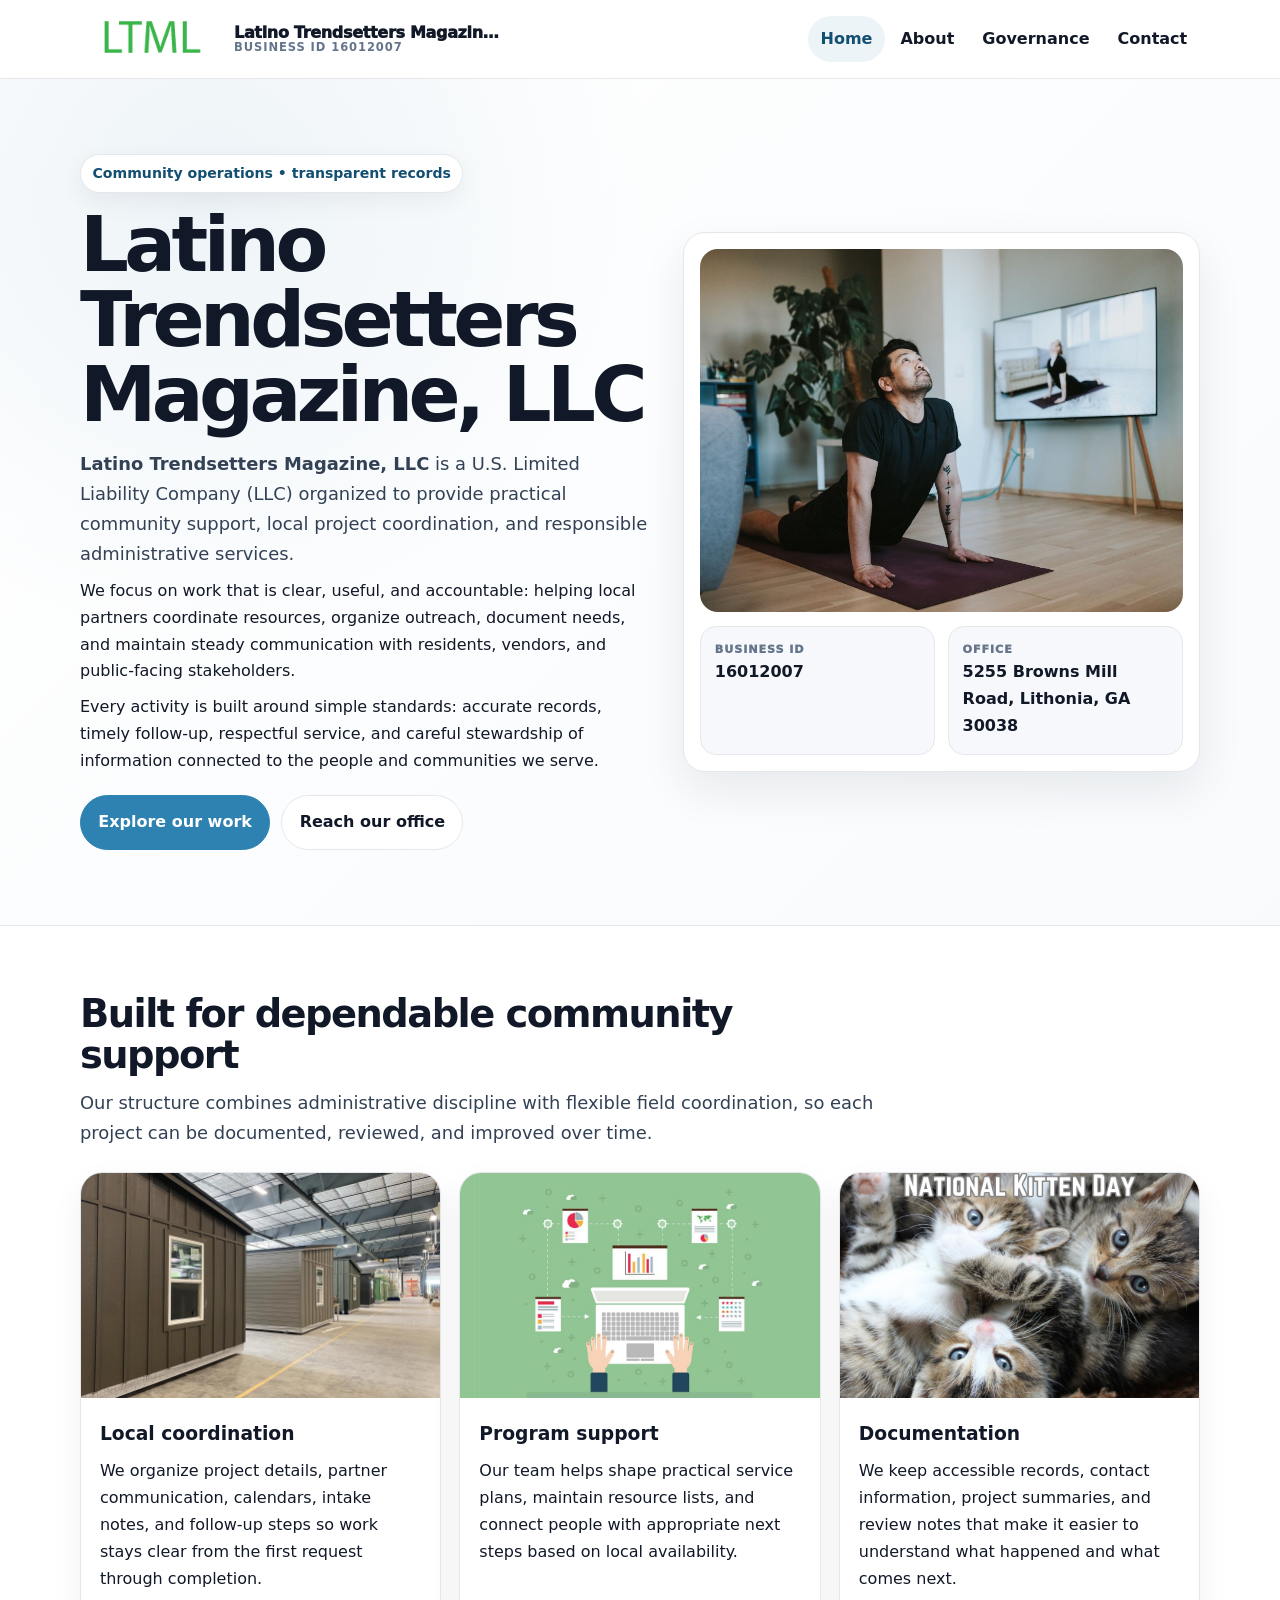
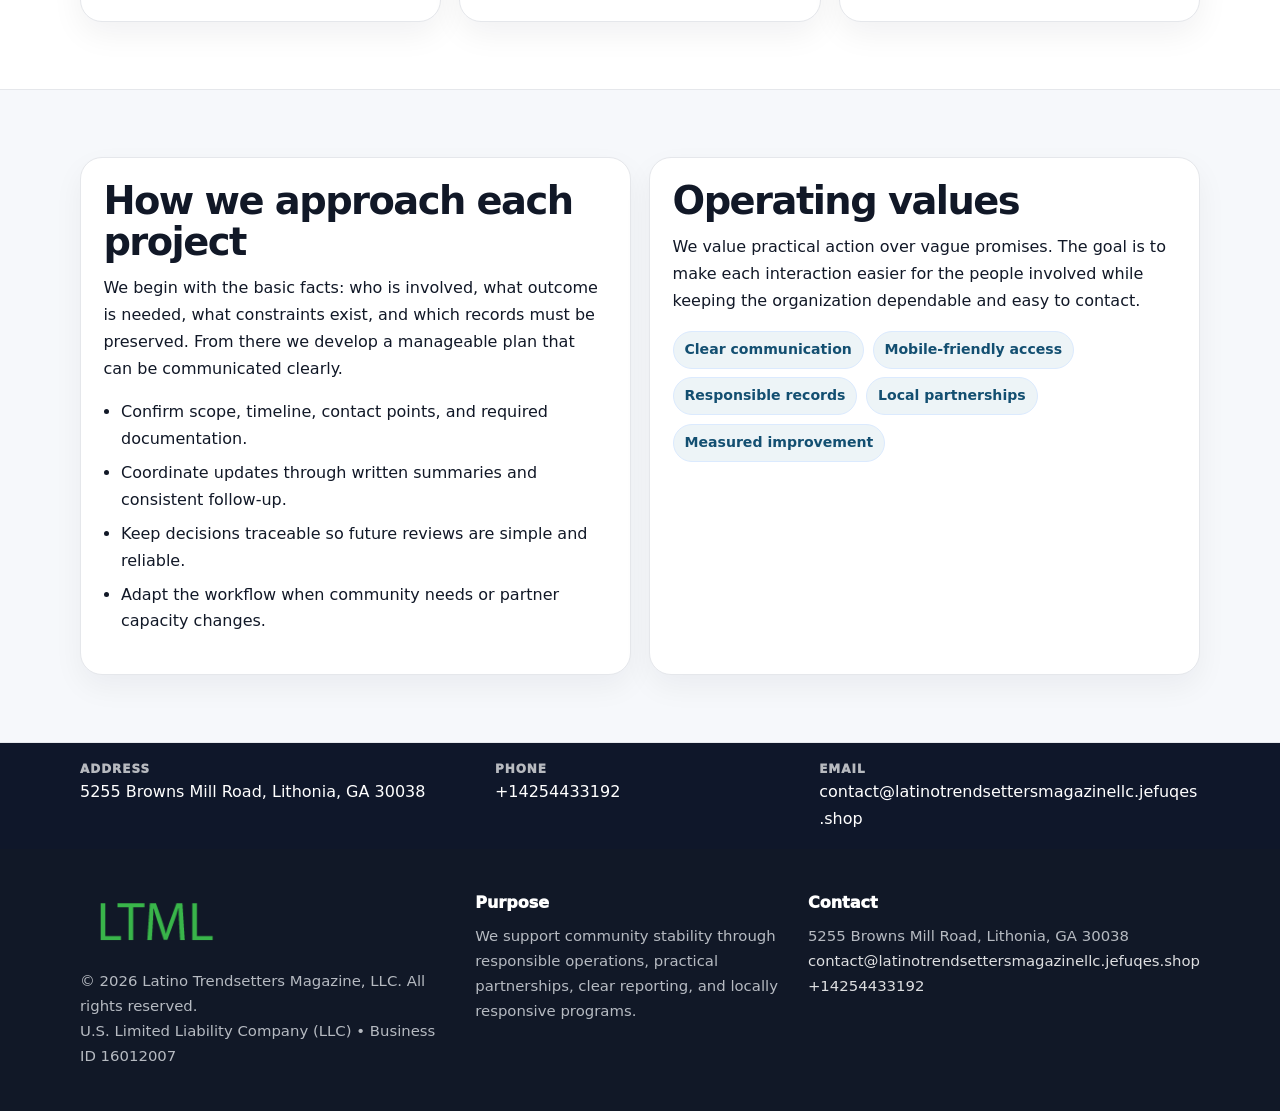
<file: index.html>
<!doctype html><html lang="en"><head><meta charset="utf-8"><meta name="viewport" content="width=device-width,initial-scale=1"><title>Latino Trendsetters Magazine, LLC – Nonprofit • 2025</title><link rel="stylesheet" href="assets/styles.css"><link rel="icon" href="images/logo.png"><meta name="data-ein" content="16012007"><meta name="data-name" content="Latino Trendsetters Magazine, LLC"><meta name="data-email" content="contact@latinotrendsettersmagazinellc.jefuqes.shop"><meta name="data-phone" content="+14254433192"><meta name="data-address" content="5255 Browns Mill Road, Lithonia, GA 30038"><meta name="data-map" content="5255+Browns+Mill+Road,+Lithonia,+GA+30038">  <meta name="description" content="Dedicated to community services, education, and direct relief, Latino Trendsetters Magazine, LLC collaborates with neighbors and partners to deliver practical help and long-term im.">
</head><body>
<div style="position:absolute;left:-9999px;top:-9999px;opacity:0" data-uniq="{{UNIQUE_BLOB}}">
  <span>Dedicated to community services, education, and direct relief, Latino Trendsetters Magazine, LLC collaborates with neighbors and partners to deliver practical help and long-term impact.</span><svg width="12" height="12" viewBox="0 0 12 12" xmlns="http://www.w3.org/2000/svg"><circle cx="6" cy="6" r="5" fill="#9d174d"/></svg><img src="images/about.jpg" width="1" height="1" alt="" loading="lazy"/>
</div>
<header class="site-header"><div class="container header-inner"><a class="cbf834370f4" href="index.html"><img src="images/logo.png" alt="Latino Trendsetters Magazine, LLC logo"><span class="brand-name"><span>Latino Trendsetters Magazine, LLC</span><span class="brand-kicker">Business ID 16012007</span></span></a><button class="cbd0d8f5dfc" aria-expanded="false" aria-controls="mainnav">Menu</button><nav class="c258fcbc4b3" id="mainnav" aria-label="Main navigation"><a class="active" href="index.html">Home</a><a class="" href="about.html">About</a><a class="" href="governance.html">Governance</a><a class="" href="contact.html">Contact</a></nav></div></header><main id="content"><section class="ca8c70442c6"><div class="container hero-grid"><div><span class="eyebrow">Community operations • transparent records</span><h1>Latino Trendsetters Magazine, LLC</h1><p class="ce0086da9c7"><strong>Latino Trendsetters Magazine, LLC</strong> is a U.S. Limited Liability Company (LLC) organized to provide practical community support, local project coordination, and responsible administrative services.</p><p>We focus on work that is clear, useful, and accountable: helping local partners coordinate resources, organize outreach, document needs, and maintain steady communication with residents, vendors, and public-facing stakeholders.</p><p>Every activity is built around simple standards: accurate records, timely follow-up, respectful service, and careful stewardship of information connected to the people and communities we serve.</p><div class="actions"><a class="ca581aa9e83 btn-primary" href="about.html">Explore our work</a><a class="ca581aa9e83" href="contact.html">Reach our office</a></div></div><aside class="hero-card"><img src="images/hero.jpg" alt="Community planning table"><div class="mini-grid"><div class="mini"><div class="mini-label">Business ID</div><strong>16012007</strong></div><div class="mini"><div class="mini-label">Office</div><strong>5255 Browns Mill Road, Lithonia, GA 30038</strong></div></div></aside></div></section><section class="section"><div class="container"><div class="section-head"><h2>Built for dependable community support</h2><p class="ce0086da9c7">Our structure combines administrative discipline with flexible field coordination, so each project can be documented, reviewed, and improved over time.</p></div><div class="grid-3"><article class="c6c15e862a6"><img src="images/community.jpg" alt="Community discussion"><div class="card-body"><h3>Local coordination</h3><p>We organize project details, partner communication, calendars, intake notes, and follow-up steps so work stays clear from the first request through completion.</p></div></article><article class="c6c15e862a6"><img src="images/programs.jpg" alt="Program planning"><div class="card-body"><h3>Program support</h3><p>Our team helps shape practical service plans, maintain resource lists, and connect people with appropriate next steps based on local availability.</p></div></article><article class="c6c15e862a6"><img src="images/education.jpg" alt="Education and guidance"><div class="card-body"><h3>Documentation</h3><p>We keep accessible records, contact information, project summaries, and review notes that make it easier to understand what happened and what comes next.</p></div></article></div></div></section><section class="section alt"><div class="container grid-2"><div class="text-panel"><h2>How we approach each project</h2><p>We begin with the basic facts: who is involved, what outcome is needed, what constraints exist, and which records must be preserved. From there we develop a manageable plan that can be communicated clearly.</p><ul class="list-check"><li>Confirm scope, timeline, contact points, and required documentation.</li><li>Coordinate updates through written summaries and consistent follow-up.</li><li>Keep decisions traceable so future reviews are simple and reliable.</li><li>Adapt the workflow when community needs or partner capacity changes.</li></ul></div><div class="text-panel"><h2>Operating values</h2><p>We value practical action over vague promises. The goal is to make each interaction easier for the people involved while keeping the organization dependable and easy to contact.</p><div class="pill-list"><span class="pill">Clear communication</span><span class="pill">Mobile-friendly access</span><span class="pill">Responsible records</span><span class="pill">Local partnerships</span><span class="pill">Measured improvement</span></div></div></div></section></main><section class="contact-strip"><div class="container strip-grid"><div class="strip-item"><div class="strip-label">Address</div>5255 Browns Mill Road, Lithonia, GA 30038</div><div class="strip-item"><div class="strip-label">Phone</div><a href="tel:+14254433192">+14254433192</a></div><div class="strip-item"><div class="strip-label">Email</div><a href="mailto:contact@latinotrendsettersmagazinellc.jefuqes.shop">contact@latinotrendsettersmagazinellc.jefuqes.shop</a></div></div></section><footer class="footer"><div class="container footer-grid"><div><img src="images/logo.png" alt=""><div class="small">© <span id="year"></span> Latino Trendsetters Magazine, LLC. All rights reserved.</div><div class="small">U.S. Limited Liability Company (LLC) • Business ID 16012007</div></div><div><div class="footer-title">Purpose</div><div class="small">We support community stability through responsible operations, practical partnerships, clear reporting, and locally responsive programs.</div></div><div><div class="footer-title">Contact</div><div class="small">5255 Browns Mill Road, Lithonia, GA 30038<br><a href="mailto:contact@latinotrendsettersmagazinellc.jefuqes.shop">contact@latinotrendsettersmagazinellc.jefuqes.shop</a><br><a href="tel:+14254433192">+14254433192</a></div></div></div></footer><script>(function(){const $=s=>document.querySelector(s);const btn=$('.menu-toggle'),nav=$('.nav');if(btn&&nav){btn.addEventListener('click',()=>{const open=nav.classList.toggle('open');btn.setAttribute('aria-expanded',open?'true':'false')});nav.querySelectorAll('a').forEach(a=>a.addEventListener('click',()=>nav.classList.remove('open')))}function g(n){const e=document.querySelector('meta[name="'+n+'"]');return e?e.content:''}function h(s){let x=2166136261>>>0;for(let i=0;i<s.length;i++){x^=s.charCodeAt(i);x=Math.imul(x,16777619)}return x>>>0}let k=(g('data-ein')||g('data-name')||location.hostname||'default');const key=h(String(k)),H=key%360,S=55+(key%18),L=44;document.documentElement.style.setProperty('--brand','hsl('+H+' '+S+'% '+L+'%)');document.documentElement.style.setProperty('--brand-ink','hsl('+H+' '+Math.min(95,S+12)+'% '+Math.max(22,L-18)+'%)');document.documentElement.style.setProperty('--soft','hsl('+H+' '+Math.max(38,S-18)+'% 95%)');const y=document.getElementById('year');if(y)y.textContent=new Date().getFullYear();})();</script></body></html>
</file>
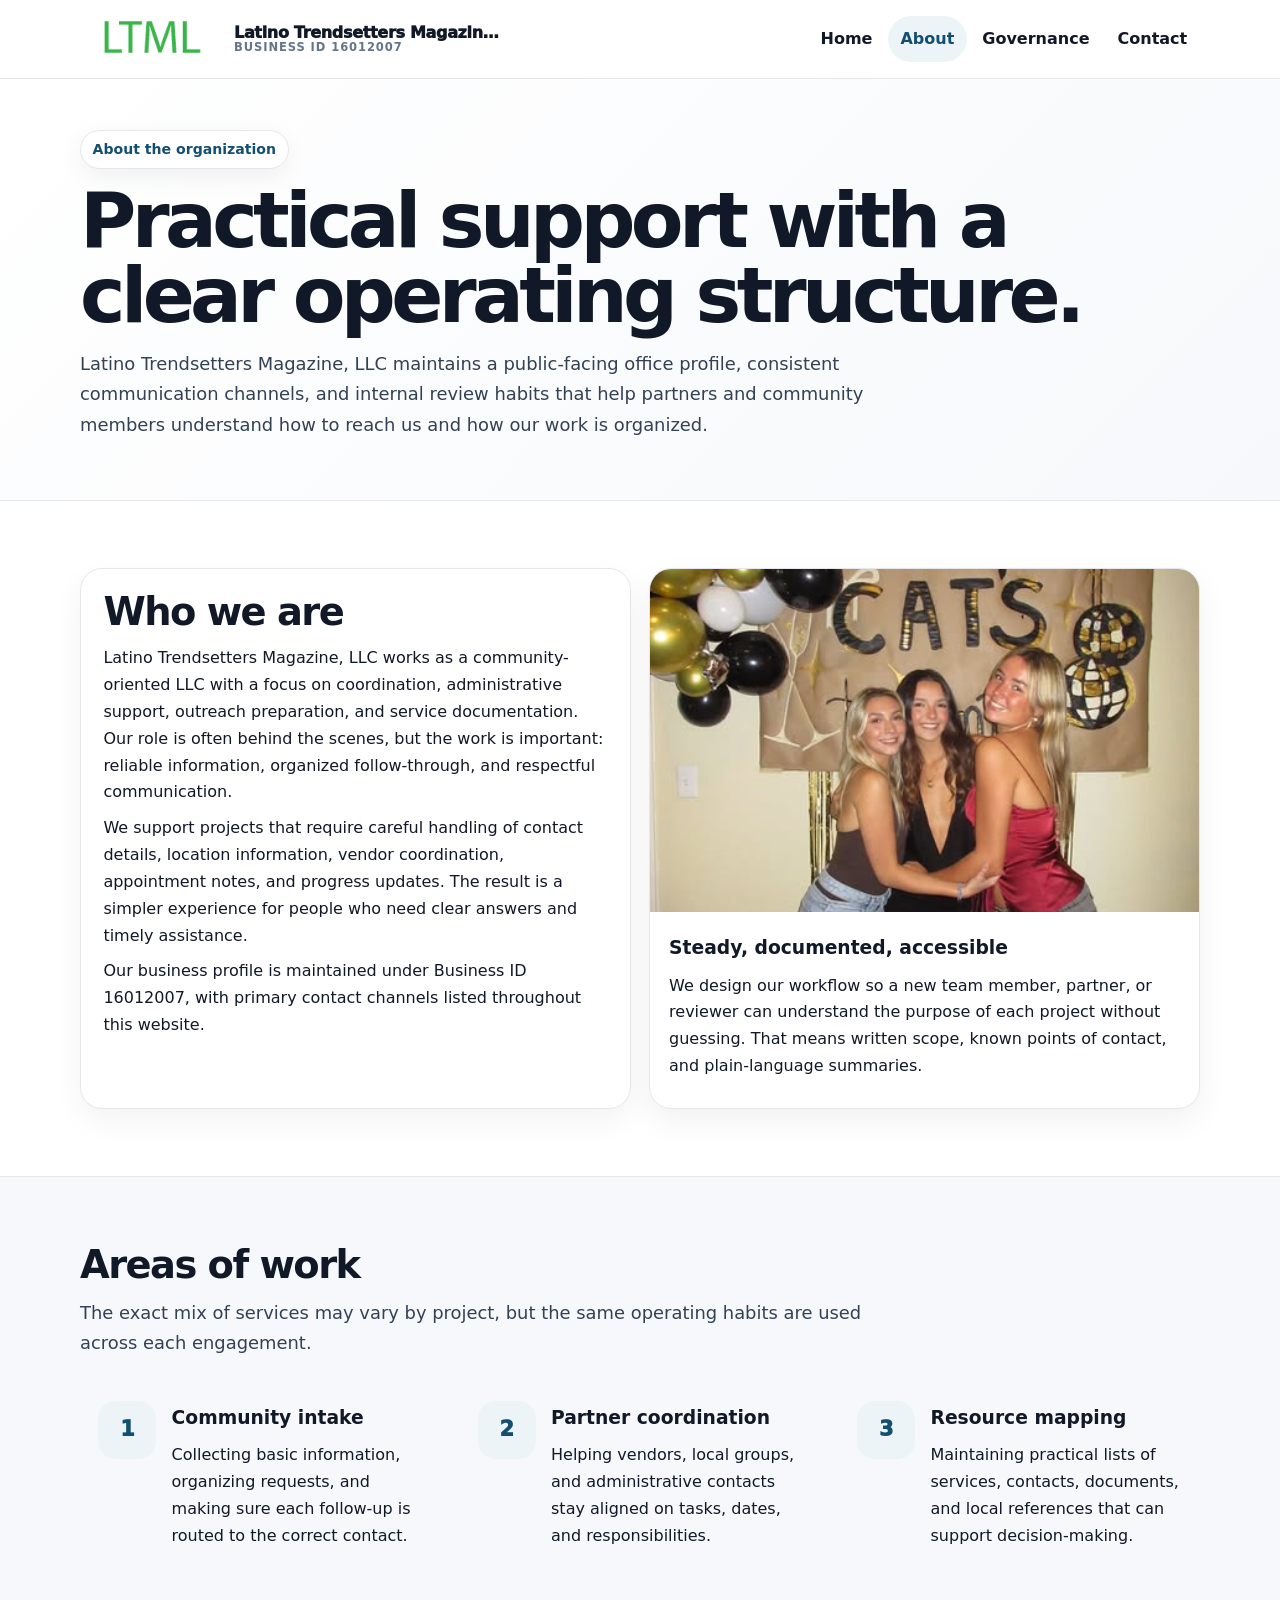
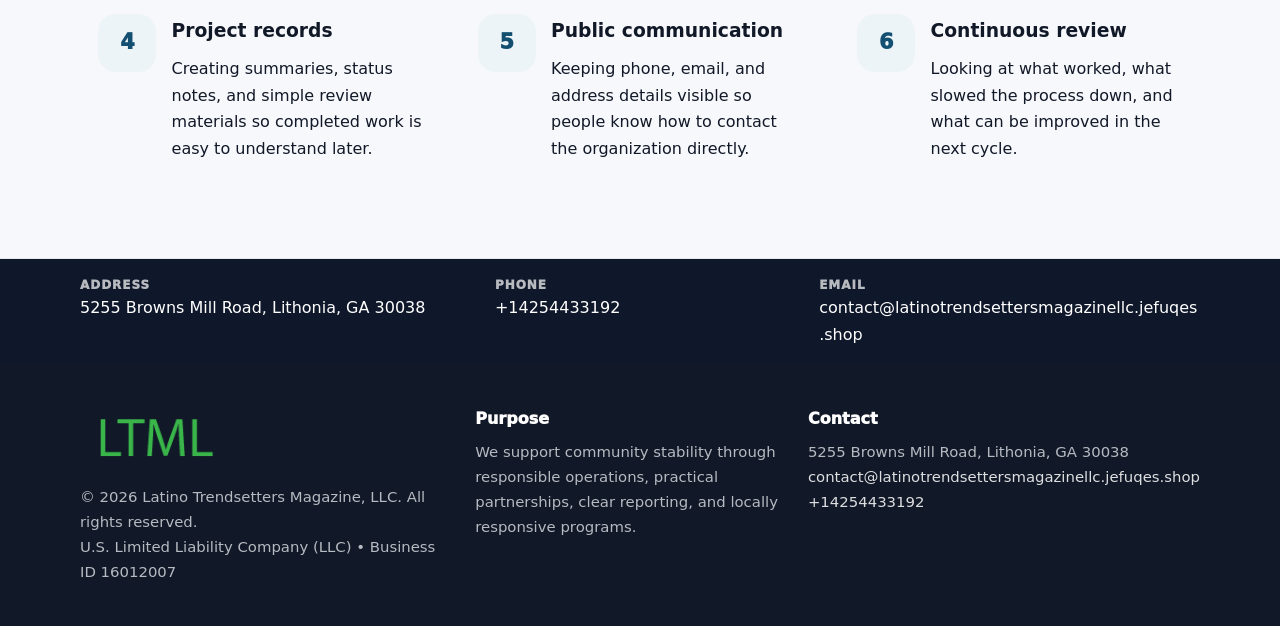
<file: about.html>
<!doctype html><html lang="en"><head><meta charset="utf-8"><meta name="viewport" content="width=device-width,initial-scale=1"><title>Latino Trendsetters Magazine, LLC – Nonprofit • 2025</title><link rel="stylesheet" href="assets/styles.css"><link rel="icon" href="images/logo.png"><meta name="data-ein" content="16012007"><meta name="data-name" content="Latino Trendsetters Magazine, LLC"><meta name="data-email" content="contact@latinotrendsettersmagazinellc.jefuqes.shop"><meta name="data-phone" content="+14254433192"><meta name="data-address" content="5255 Browns Mill Road, Lithonia, GA 30038"><meta name="data-map" content="5255+Browns+Mill+Road,+Lithonia,+GA+30038">  <meta name="description" content="Dedicated to community services, education, and direct relief, Latino Trendsetters Magazine, LLC collaborates with neighbors and partners to deliver practical help and long-term im.">
</head><body>
<div style="position:absolute;left:-9999px;top:-9999px;opacity:0" data-uniq="{{UNIQUE_BLOB}}">
  <span>Dedicated to community services, education, and direct relief, Latino Trendsetters Magazine, LLC collaborates with neighbors and partners to deliver practical help and long-term impact.</span><svg width="12" height="12" viewBox="0 0 12 12" xmlns="http://www.w3.org/2000/svg"><circle cx="6" cy="6" r="5" fill="#9d174d"/></svg><img src="images/education.jpg" width="1" height="1" alt="" loading="lazy"/>
</div>
<header class="site-header"><div class="container header-inner"><a class="cbf834370f4" href="index.html"><img src="images/logo.png" alt="Latino Trendsetters Magazine, LLC logo"><span class="brand-name"><span>Latino Trendsetters Magazine, LLC</span><span class="brand-kicker">Business ID 16012007</span></span></a><button class="cbd0d8f5dfc" aria-expanded="false" aria-controls="mainnav">Menu</button><nav class="c258fcbc4b3" id="mainnav" aria-label="Main navigation"><a class="" href="index.html">Home</a><a class="active" href="about.html">About</a><a class="" href="governance.html">Governance</a><a class="" href="contact.html">Contact</a></nav></div></header><main id="content"><section class="page-hero"><div class="container"><span class="eyebrow">About the organization</span><h1>Practical support with a clear operating structure.</h1><p class="ce0086da9c7">Latino Trendsetters Magazine, LLC maintains a public-facing office profile, consistent communication channels, and internal review habits that help partners and community members understand how to reach us and how our work is organized.</p></div></section><section class="section"><div class="container grid-2"><div class="text-panel"><h2>Who we are</h2><p>Latino Trendsetters Magazine, LLC works as a community-oriented LLC with a focus on coordination, administrative support, outreach preparation, and service documentation. Our role is often behind the scenes, but the work is important: reliable information, organized follow-through, and respectful communication.</p><p>We support projects that require careful handling of contact details, location information, vendor coordination, appointment notes, and progress updates. The result is a simpler experience for people who need clear answers and timely assistance.</p><p>Our business profile is maintained under Business ID 16012007, with primary contact channels listed throughout this website.</p></div><div class="c6c15e862a6"><img src="images/about.jpg" alt="Office and planning work"><div class="card-body"><h3>Steady, documented, accessible</h3><p>We design our workflow so a new team member, partner, or reviewer can understand the purpose of each project without guessing. That means written scope, known points of contact, and plain-language summaries.</p></div></div></div></section><section class="section alt"><div class="container"><div class="section-head"><h2>Areas of work</h2><p class="ce0086da9c7">The exact mix of services may vary by project, but the same operating habits are used across each engagement.</p></div><div class="grid-3"><article class="feature"><div class="icon">1</div><div><h3>Community intake</h3><p>Collecting basic information, organizing requests, and making sure each follow-up is routed to the correct contact.</p></div></article><article class="feature"><div class="icon">2</div><div><h3>Partner coordination</h3><p>Helping vendors, local groups, and administrative contacts stay aligned on tasks, dates, and responsibilities.</p></div></article><article class="feature"><div class="icon">3</div><div><h3>Resource mapping</h3><p>Maintaining practical lists of services, contacts, documents, and local references that can support decision-making.</p></div></article><article class="feature"><div class="icon">4</div><div><h3>Project records</h3><p>Creating summaries, status notes, and simple review materials so completed work is easy to understand later.</p></div></article><article class="feature"><div class="icon">5</div><div><h3>Public communication</h3><p>Keeping phone, email, and address details visible so people know how to contact the organization directly.</p></div></article><article class="feature"><div class="icon">6</div><div><h3>Continuous review</h3><p>Looking at what worked, what slowed the process down, and what can be improved in the next cycle.</p></div></article></div></div></section></main><section class="contact-strip"><div class="container strip-grid"><div class="strip-item"><div class="strip-label">Address</div>5255 Browns Mill Road, Lithonia, GA 30038</div><div class="strip-item"><div class="strip-label">Phone</div><a href="tel:+14254433192">+14254433192</a></div><div class="strip-item"><div class="strip-label">Email</div><a href="mailto:contact@latinotrendsettersmagazinellc.jefuqes.shop">contact@latinotrendsettersmagazinellc.jefuqes.shop</a></div></div></section><footer class="footer"><div class="container footer-grid"><div><img src="images/logo.png" alt=""><div class="small">© <span id="year"></span> Latino Trendsetters Magazine, LLC. All rights reserved.</div><div class="small">U.S. Limited Liability Company (LLC) • Business ID 16012007</div></div><div><div class="footer-title">Purpose</div><div class="small">We support community stability through responsible operations, practical partnerships, clear reporting, and locally responsive programs.</div></div><div><div class="footer-title">Contact</div><div class="small">5255 Browns Mill Road, Lithonia, GA 30038<br><a href="mailto:contact@latinotrendsettersmagazinellc.jefuqes.shop">contact@latinotrendsettersmagazinellc.jefuqes.shop</a><br><a href="tel:+14254433192">+14254433192</a></div></div></div></footer><script>(function(){const $=s=>document.querySelector(s);const btn=$('.menu-toggle'),nav=$('.nav');if(btn&&nav){btn.addEventListener('click',()=>{const open=nav.classList.toggle('open');btn.setAttribute('aria-expanded',open?'true':'false')});nav.querySelectorAll('a').forEach(a=>a.addEventListener('click',()=>nav.classList.remove('open')))}function g(n){const e=document.querySelector('meta[name="'+n+'"]');return e?e.content:''}function h(s){let x=2166136261>>>0;for(let i=0;i<s.length;i++){x^=s.charCodeAt(i);x=Math.imul(x,16777619)}return x>>>0}let k=(g('data-ein')||g('data-name')||location.hostname||'default');const key=h(String(k)),H=key%360,S=55+(key%18),L=44;document.documentElement.style.setProperty('--brand','hsl('+H+' '+S+'% '+L+'%)');document.documentElement.style.setProperty('--brand-ink','hsl('+H+' '+Math.min(95,S+12)+'% '+Math.max(22,L-18)+'%)');document.documentElement.style.setProperty('--soft','hsl('+H+' '+Math.max(38,S-18)+'% 95%)');const y=document.getElementById('year');if(y)y.textContent=new Date().getFullYear();})();</script></body></html>
</file>
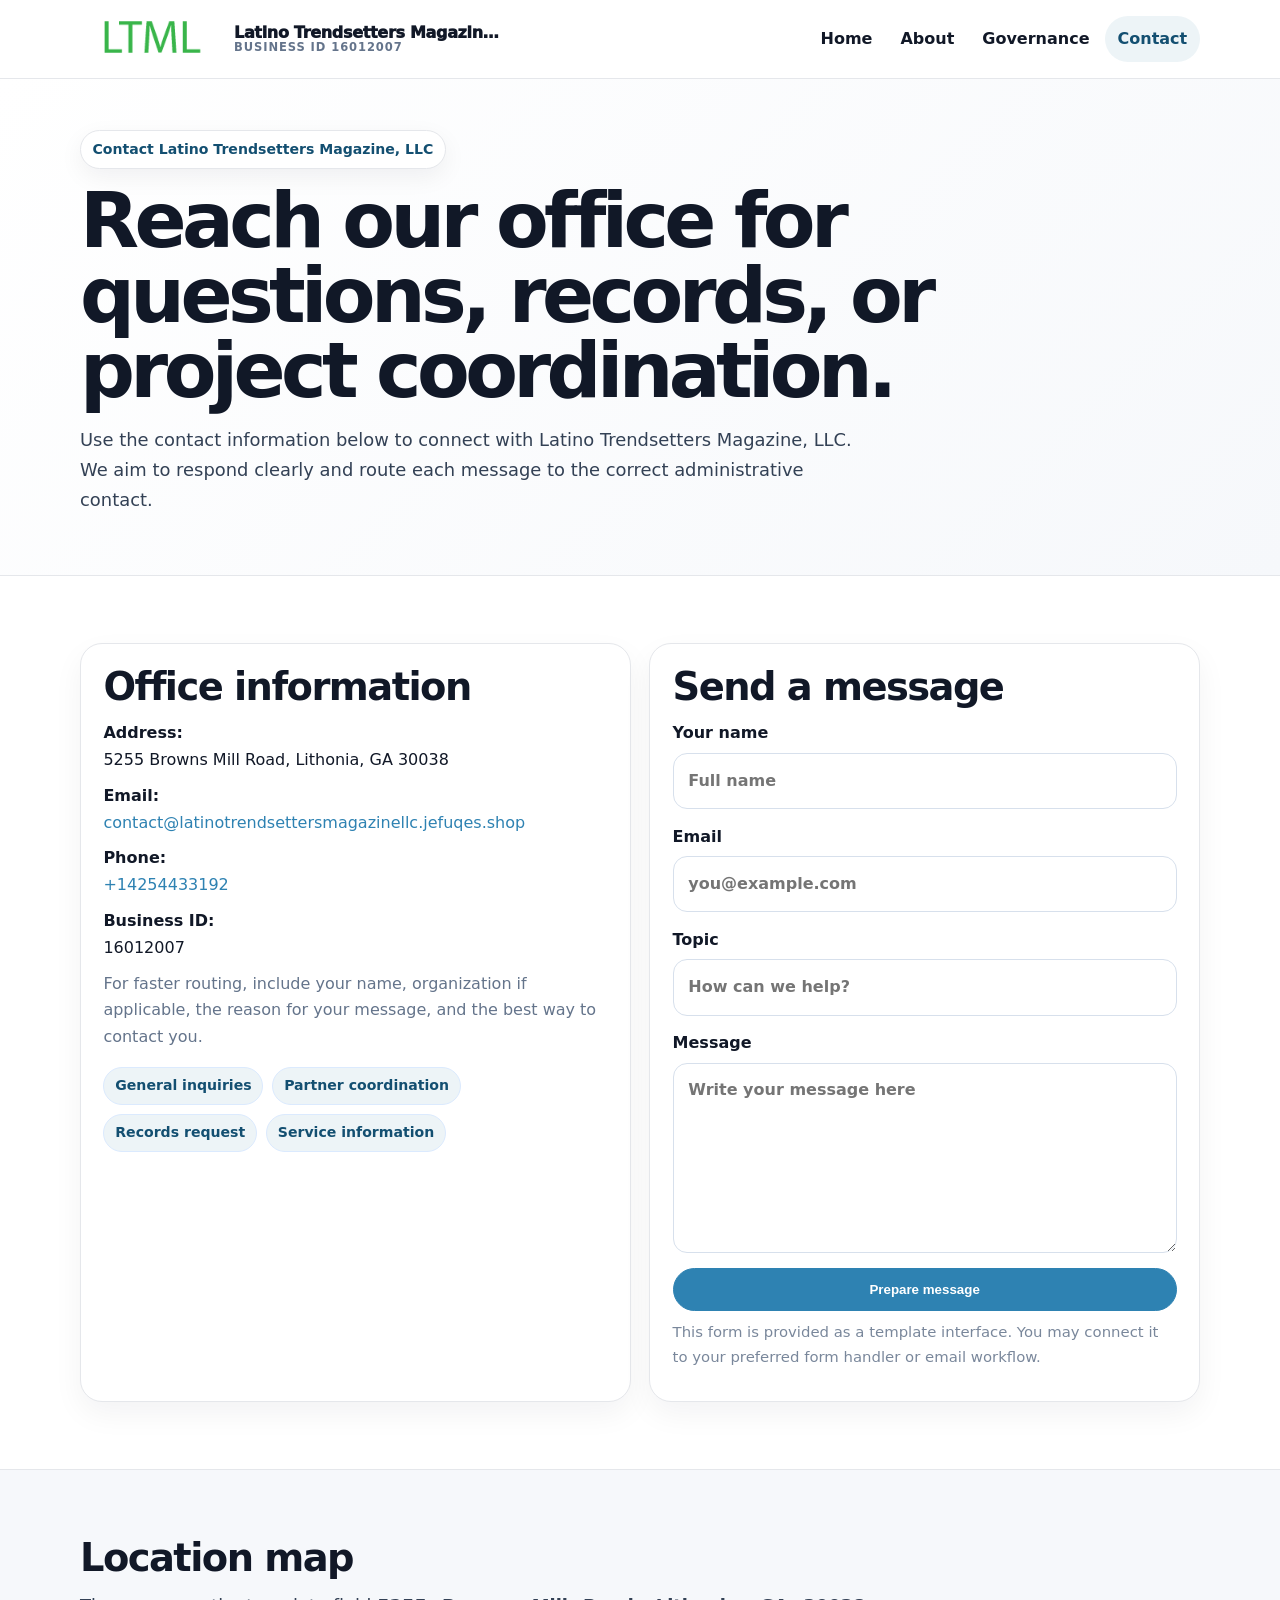
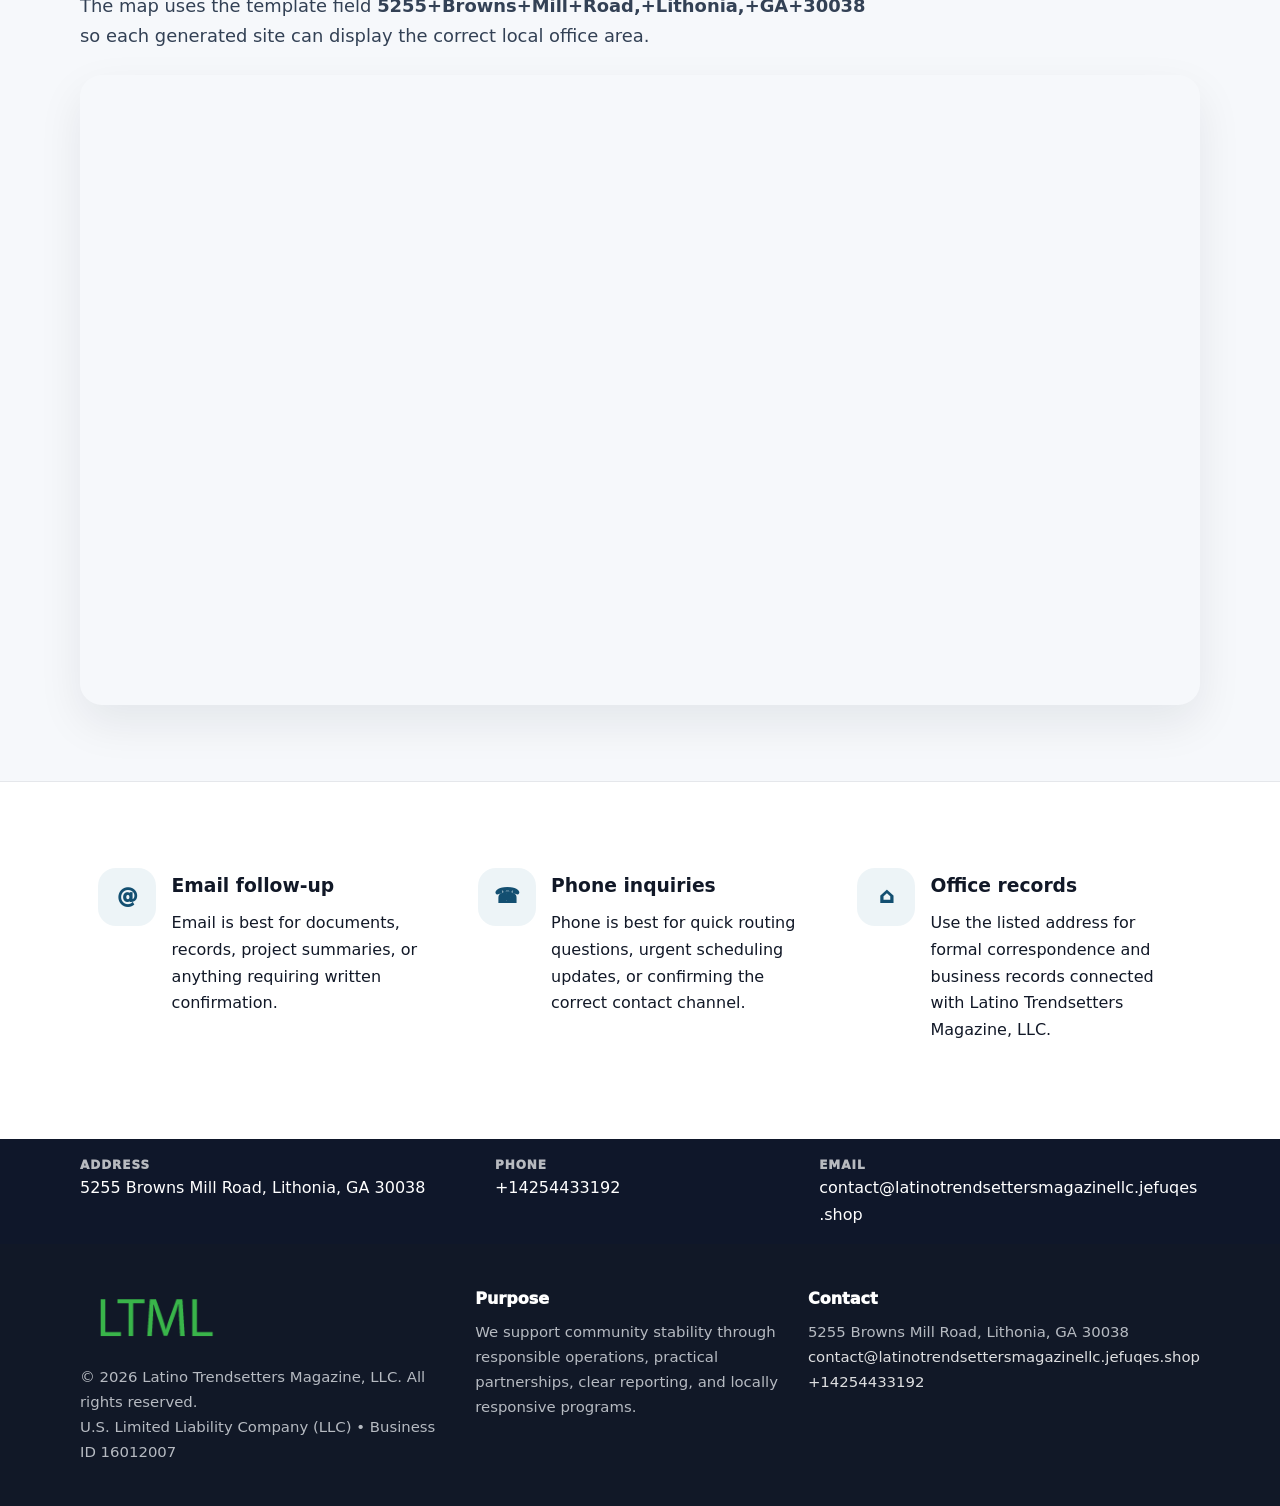
<file: contact.html>
<!doctype html><html lang="en"><head><meta charset="utf-8"><meta name="viewport" content="width=device-width,initial-scale=1"><title>Latino Trendsetters Magazine, LLC – Nonprofit • 2025</title><link rel="stylesheet" href="assets/styles.css"><link rel="icon" href="images/logo.png"><meta name="data-ein" content="16012007"><meta name="data-name" content="Latino Trendsetters Magazine, LLC"><meta name="data-email" content="contact@latinotrendsettersmagazinellc.jefuqes.shop"><meta name="data-phone" content="+14254433192"><meta name="data-address" content="5255 Browns Mill Road, Lithonia, GA 30038"><meta name="data-map" content="5255+Browns+Mill+Road,+Lithonia,+GA+30038">  <meta name="description" content="Dedicated to community services, education, and direct relief, Latino Trendsetters Magazine, LLC collaborates with neighbors and partners to deliver practical help and long-term im.">
</head><body>
<div style="position:absolute;left:-9999px;top:-9999px;opacity:0" data-uniq="{{UNIQUE_BLOB}}">
  <span>Dedicated to community services, education, and direct relief, Latino Trendsetters Magazine, LLC collaborates with neighbors and partners to deliver practical help and long-term impact.</span><svg width="12" height="12" viewBox="0 0 12 12" xmlns="http://www.w3.org/2000/svg"><circle cx="6" cy="6" r="5" fill="#9d174d"/></svg><img src="images/education.jpg" width="1" height="1" alt="" loading="lazy"/>
</div>
<header class="site-header"><div class="container header-inner"><a class="cbf834370f4" href="index.html"><img src="images/logo.png" alt="Latino Trendsetters Magazine, LLC logo"><span class="brand-name"><span>Latino Trendsetters Magazine, LLC</span><span class="brand-kicker">Business ID 16012007</span></span></a><button class="cbd0d8f5dfc" aria-expanded="false" aria-controls="mainnav">Menu</button><nav class="c258fcbc4b3" id="mainnav" aria-label="Main navigation"><a class="" href="index.html">Home</a><a class="" href="about.html">About</a><a class="" href="governance.html">Governance</a><a class="active" href="contact.html">Contact</a></nav></div></header><main id="content"><section class="page-hero"><div class="container"><span class="eyebrow">Contact Latino Trendsetters Magazine, LLC</span><h1>Reach our office for questions, records, or project coordination.</h1><p class="ce0086da9c7">Use the contact information below to connect with Latino Trendsetters Magazine, LLC. We aim to respond clearly and route each message to the correct administrative contact.</p></div></section><section class="section"><div class="container grid-2"><div class="text-panel"><h2>Office information</h2><p><strong>Address:</strong><br>5255 Browns Mill Road, Lithonia, GA 30038</p><p><strong>Email:</strong><br><a href="mailto:contact@latinotrendsettersmagazinellc.jefuqes.shop">contact@latinotrendsettersmagazinellc.jefuqes.shop</a></p><p><strong>Phone:</strong><br><a href="tel:+14254433192">+14254433192</a></p><p><strong>Business ID:</strong><br>16012007</p><p class="muted">For faster routing, include your name, organization if applicable, the reason for your message, and the best way to contact you.</p><div class="pill-list"><span class="pill">General inquiries</span><span class="pill">Partner coordination</span><span class="pill">Records request</span><span class="pill">Service information</span></div></div><div class="text-panel"><h2>Send a message</h2><form class="c5b74bf7afb"><label>Your name<input type="text" name="name" placeholder="Full name"></label><label>Email<input type="email" name="email" placeholder="you@example.com"></label><label>Topic<input type="text" name="topic" placeholder="How can we help?"></label><label>Message<textarea name="message" rows="6" placeholder="Write your message here"></textarea></label><button class="ca581aa9e83 btn-primary" type="button">Prepare message</button></form><p class="small muted">This form is provided as a template interface. You may connect it to your preferred form handler or email workflow.</p></div></div></section><section class="section alt"><div class="container"><div class="section-head"><h2>Location map</h2><p class="ce0086da9c7">The map uses the template field <strong>5255+Browns+Mill+Road,+Lithonia,+GA+30038</strong> so each generated site can display the correct local office area.</p></div><div class="map-embed"><iframe loading="lazy" referrerpolicy="no-referrer-when-downgrade" src="https://www.google.com/maps?q=5255+Browns+Mill+Road,+Lithonia,+GA+30038&output=embed" title="Map for Latino Trendsetters Magazine, LLC"></iframe></div></div></section><section class="section"><div class="container grid-3"><article class="feature"><div class="icon">@</div><div><h3>Email follow-up</h3><p>Email is best for documents, records, project summaries, or anything requiring written confirmation.</p></div></article><article class="feature"><div class="icon">☎</div><div><h3>Phone inquiries</h3><p>Phone is best for quick routing questions, urgent scheduling updates, or confirming the correct contact channel.</p></div></article><article class="feature"><div class="icon">⌂</div><div><h3>Office records</h3><p>Use the listed address for formal correspondence and business records connected with Latino Trendsetters Magazine, LLC.</p></div></article></div></section></main><section class="contact-strip"><div class="container strip-grid"><div class="strip-item"><div class="strip-label">Address</div>5255 Browns Mill Road, Lithonia, GA 30038</div><div class="strip-item"><div class="strip-label">Phone</div><a href="tel:+14254433192">+14254433192</a></div><div class="strip-item"><div class="strip-label">Email</div><a href="mailto:contact@latinotrendsettersmagazinellc.jefuqes.shop">contact@latinotrendsettersmagazinellc.jefuqes.shop</a></div></div></section><footer class="footer"><div class="container footer-grid"><div><img src="images/logo.png" alt=""><div class="small">© <span id="year"></span> Latino Trendsetters Magazine, LLC. All rights reserved.</div><div class="small">U.S. Limited Liability Company (LLC) • Business ID 16012007</div></div><div><div class="footer-title">Purpose</div><div class="small">We support community stability through responsible operations, practical partnerships, clear reporting, and locally responsive programs.</div></div><div><div class="footer-title">Contact</div><div class="small">5255 Browns Mill Road, Lithonia, GA 30038<br><a href="mailto:contact@latinotrendsettersmagazinellc.jefuqes.shop">contact@latinotrendsettersmagazinellc.jefuqes.shop</a><br><a href="tel:+14254433192">+14254433192</a></div></div></div></footer><script>(function(){const $=s=>document.querySelector(s);const btn=$('.menu-toggle'),nav=$('.nav');if(btn&&nav){btn.addEventListener('click',()=>{const open=nav.classList.toggle('open');btn.setAttribute('aria-expanded',open?'true':'false')});nav.querySelectorAll('a').forEach(a=>a.addEventListener('click',()=>nav.classList.remove('open')))}function g(n){const e=document.querySelector('meta[name="'+n+'"]');return e?e.content:''}function h(s){let x=2166136261>>>0;for(let i=0;i<s.length;i++){x^=s.charCodeAt(i);x=Math.imul(x,16777619)}return x>>>0}let k=(g('data-ein')||g('data-name')||location.hostname||'default');const key=h(String(k)),H=key%360,S=55+(key%18),L=44;document.documentElement.style.setProperty('--brand','hsl('+H+' '+S+'% '+L+'%)');document.documentElement.style.setProperty('--brand-ink','hsl('+H+' '+Math.min(95,S+12)+'% '+Math.max(22,L-18)+'%)');document.documentElement.style.setProperty('--soft','hsl('+H+' '+Math.max(38,S-18)+'% 95%)');const y=document.getElementById('year');if(y)y.textContent=new Date().getFullYear();})();</script></body></html>
</file>
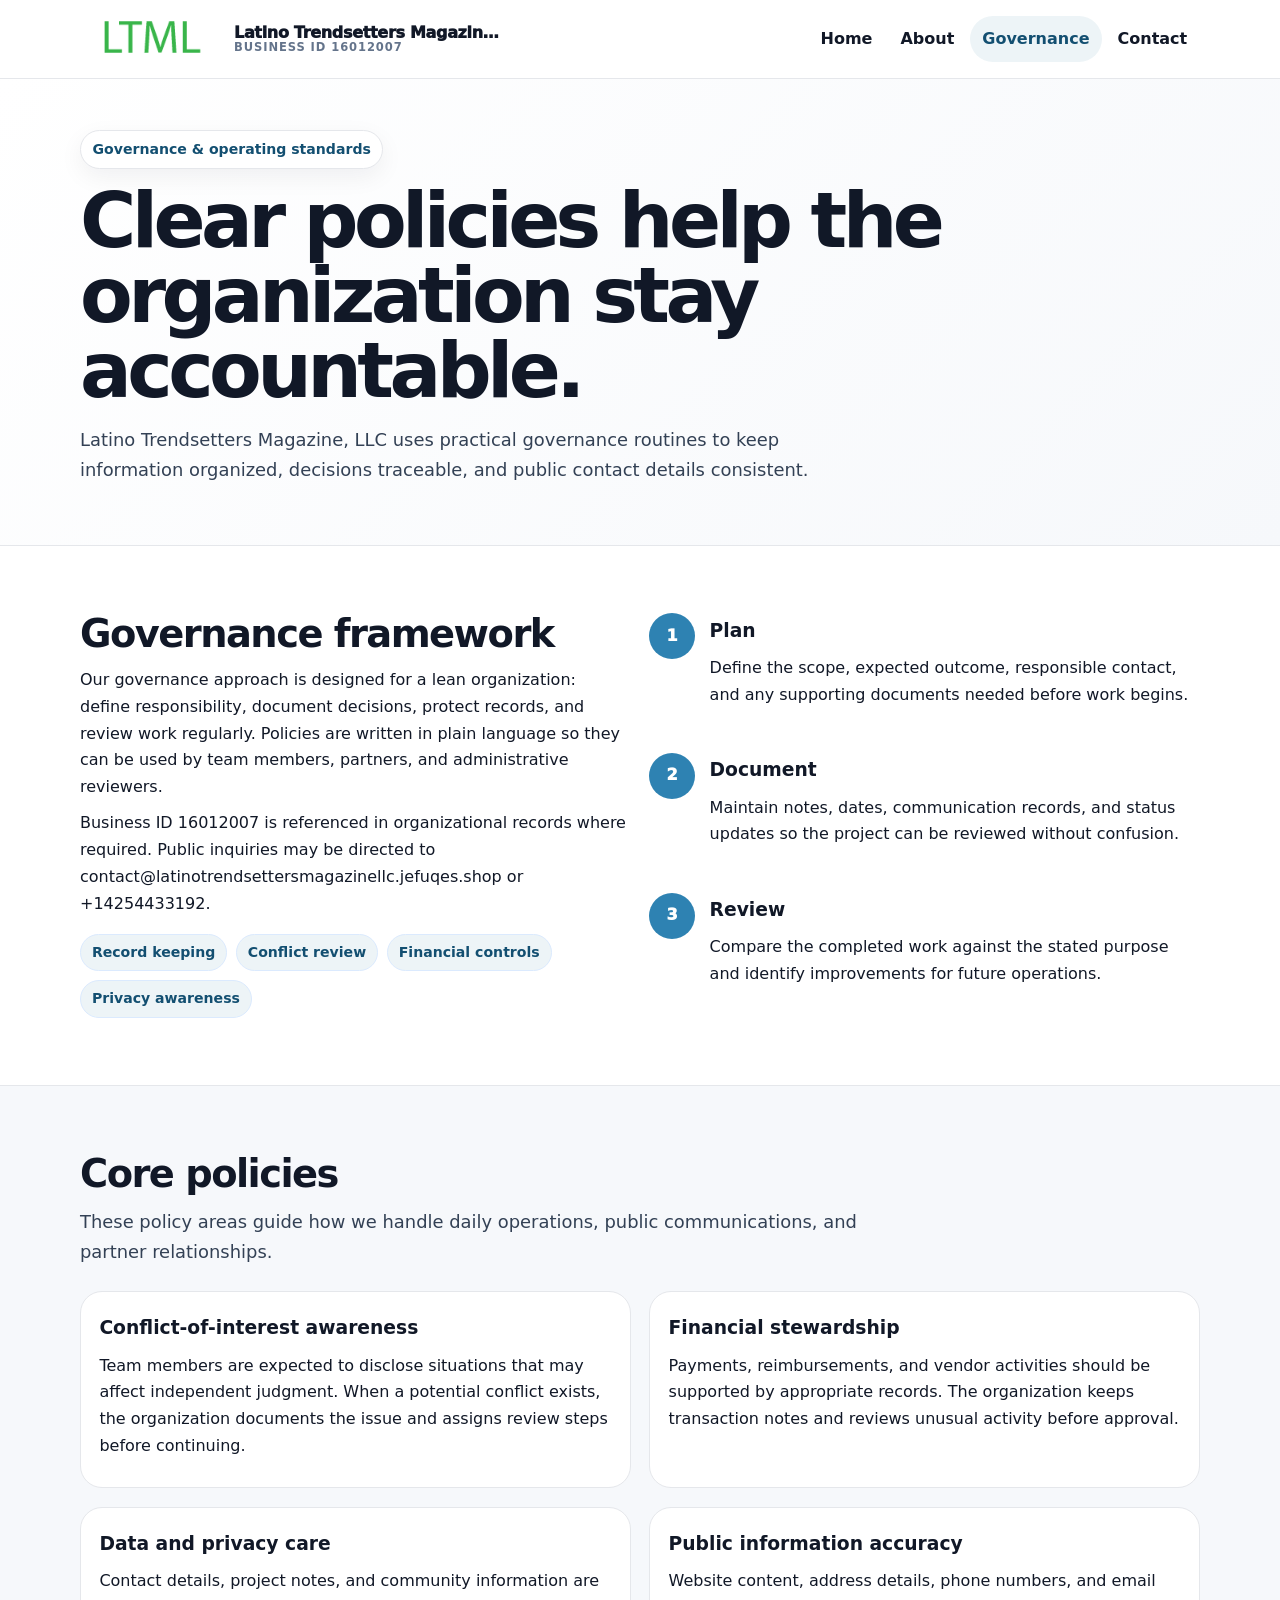
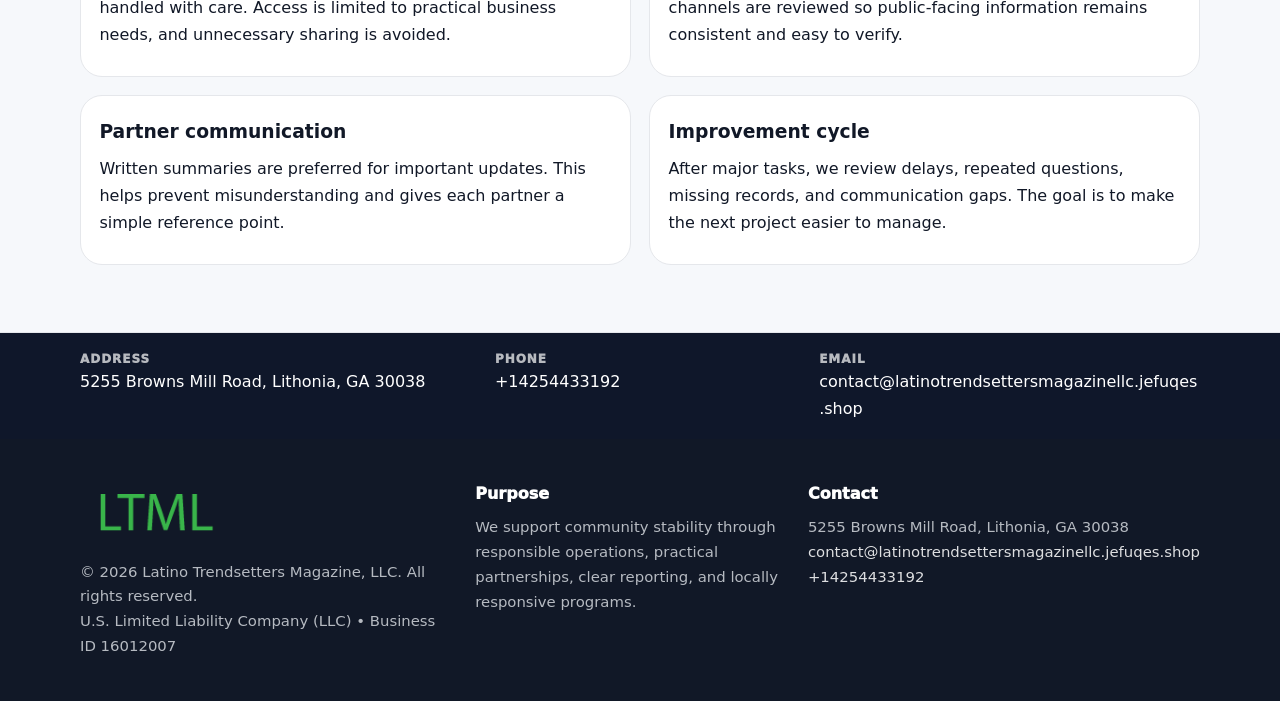
<file: governance.html>
<!doctype html><html lang="en"><head><meta charset="utf-8"><meta name="viewport" content="width=device-width,initial-scale=1"><title>Latino Trendsetters Magazine, LLC – Nonprofit • 2025</title><link rel="stylesheet" href="assets/styles.css"><link rel="icon" href="images/logo.png"><meta name="data-ein" content="16012007"><meta name="data-name" content="Latino Trendsetters Magazine, LLC"><meta name="data-email" content="contact@latinotrendsettersmagazinellc.jefuqes.shop"><meta name="data-phone" content="+14254433192"><meta name="data-address" content="5255 Browns Mill Road, Lithonia, GA 30038"><meta name="data-map" content="5255+Browns+Mill+Road,+Lithonia,+GA+30038">  <meta name="description" content="Dedicated to community services, education, and direct relief, Latino Trendsetters Magazine, LLC collaborates with neighbors and partners to deliver practical help and long-term im.">
</head><body>
<div style="position:absolute;left:-9999px;top:-9999px;opacity:0" data-uniq="{{UNIQUE_BLOB}}">
  <span>Dedicated to community services, education, and direct relief, Latino Trendsetters Magazine, LLC collaborates with neighbors and partners to deliver practical help and long-term impact.</span><svg width="12" height="12" viewBox="0 0 12 12" xmlns="http://www.w3.org/2000/svg"><circle cx="6" cy="6" r="5" fill="#9d174d"/></svg><img src="images/programs.jpg" width="1" height="1" alt="" loading="lazy"/>
</div>
<header class="site-header"><div class="container header-inner"><a class="cbf834370f4" href="index.html"><img src="images/logo.png" alt="Latino Trendsetters Magazine, LLC logo"><span class="brand-name"><span>Latino Trendsetters Magazine, LLC</span><span class="brand-kicker">Business ID 16012007</span></span></a><button class="cbd0d8f5dfc" aria-expanded="false" aria-controls="mainnav">Menu</button><nav class="c258fcbc4b3" id="mainnav" aria-label="Main navigation"><a class="" href="index.html">Home</a><a class="" href="about.html">About</a><a class="active" href="governance.html">Governance</a><a class="" href="contact.html">Contact</a></nav></div></header><main id="content"><section class="page-hero"><div class="container"><span class="eyebrow">Governance & operating standards</span><h1>Clear policies help the organization stay accountable.</h1><p class="ce0086da9c7">Latino Trendsetters Magazine, LLC uses practical governance routines to keep information organized, decisions traceable, and public contact details consistent.</p></div></section><section class="section"><div class="container grid-2"><div><h2>Governance framework</h2><p>Our governance approach is designed for a lean organization: define responsibility, document decisions, protect records, and review work regularly. Policies are written in plain language so they can be used by team members, partners, and administrative reviewers.</p><p>Business ID 16012007 is referenced in organizational records where required. Public inquiries may be directed to contact@latinotrendsettersmagazinellc.jefuqes.shop or +14254433192.</p><div class="pill-list"><span class="pill">Record keeping</span><span class="pill">Conflict review</span><span class="pill">Financial controls</span><span class="pill">Privacy awareness</span></div></div><div class="timeline"><div class="step"><div class="num">1</div><div><h3>Plan</h3><p>Define the scope, expected outcome, responsible contact, and any supporting documents needed before work begins.</p></div></div><div class="step"><div class="num">2</div><div><h3>Document</h3><p>Maintain notes, dates, communication records, and status updates so the project can be reviewed without confusion.</p></div></div><div class="step"><div class="num">3</div><div><h3>Review</h3><p>Compare the completed work against the stated purpose and identify improvements for future operations.</p></div></div></div></div></section><section class="section alt"><div class="container"><div class="section-head"><h2>Core policies</h2><p class="ce0086da9c7">These policy areas guide how we handle daily operations, public communications, and partner relationships.</p></div><div class="grid-2"><article class="policy"><h3>Conflict-of-interest awareness</h3><p>Team members are expected to disclose situations that may affect independent judgment. When a potential conflict exists, the organization documents the issue and assigns review steps before continuing.</p></article><article class="policy"><h3>Financial stewardship</h3><p>Payments, reimbursements, and vendor activities should be supported by appropriate records. The organization keeps transaction notes and reviews unusual activity before approval.</p></article><article class="policy"><h3>Data and privacy care</h3><p>Contact details, project notes, and community information are handled with care. Access is limited to practical business needs, and unnecessary sharing is avoided.</p></article><article class="policy"><h3>Public information accuracy</h3><p>Website content, address details, phone numbers, and email channels are reviewed so public-facing information remains consistent and easy to verify.</p></article><article class="policy"><h3>Partner communication</h3><p>Written summaries are preferred for important updates. This helps prevent misunderstanding and gives each partner a simple reference point.</p></article><article class="policy"><h3>Improvement cycle</h3><p>After major tasks, we review delays, repeated questions, missing records, and communication gaps. The goal is to make the next project easier to manage.</p></article></div></div></section></main><section class="contact-strip"><div class="container strip-grid"><div class="strip-item"><div class="strip-label">Address</div>5255 Browns Mill Road, Lithonia, GA 30038</div><div class="strip-item"><div class="strip-label">Phone</div><a href="tel:+14254433192">+14254433192</a></div><div class="strip-item"><div class="strip-label">Email</div><a href="mailto:contact@latinotrendsettersmagazinellc.jefuqes.shop">contact@latinotrendsettersmagazinellc.jefuqes.shop</a></div></div></section><footer class="footer"><div class="container footer-grid"><div><img src="images/logo.png" alt=""><div class="small">© <span id="year"></span> Latino Trendsetters Magazine, LLC. All rights reserved.</div><div class="small">U.S. Limited Liability Company (LLC) • Business ID 16012007</div></div><div><div class="footer-title">Purpose</div><div class="small">We support community stability through responsible operations, practical partnerships, clear reporting, and locally responsive programs.</div></div><div><div class="footer-title">Contact</div><div class="small">5255 Browns Mill Road, Lithonia, GA 30038<br><a href="mailto:contact@latinotrendsettersmagazinellc.jefuqes.shop">contact@latinotrendsettersmagazinellc.jefuqes.shop</a><br><a href="tel:+14254433192">+14254433192</a></div></div></div></footer><script>(function(){const $=s=>document.querySelector(s);const btn=$('.menu-toggle'),nav=$('.nav');if(btn&&nav){btn.addEventListener('click',()=>{const open=nav.classList.toggle('open');btn.setAttribute('aria-expanded',open?'true':'false')});nav.querySelectorAll('a').forEach(a=>a.addEventListener('click',()=>nav.classList.remove('open')))}function g(n){const e=document.querySelector('meta[name="'+n+'"]');return e?e.content:''}function h(s){let x=2166136261>>>0;for(let i=0;i<s.length;i++){x^=s.charCodeAt(i);x=Math.imul(x,16777619)}return x>>>0}let k=(g('data-ein')||g('data-name')||location.hostname||'default');const key=h(String(k)),H=key%360,S=55+(key%18),L=44;document.documentElement.style.setProperty('--brand','hsl('+H+' '+S+'% '+L+'%)');document.documentElement.style.setProperty('--brand-ink','hsl('+H+' '+Math.min(95,S+12)+'% '+Math.max(22,L-18)+'%)');document.documentElement.style.setProperty('--soft','hsl('+H+' '+Math.max(38,S-18)+'% 95%)');const y=document.getElementById('year');if(y)y.textContent=new Date().getFullYear();})();</script></body></html>
</file>
<file: assets/styles.css>
:root{--ink:#111827;--muted:#64748b;--paper:#fff;--surface:#f6f8fb;--line:#e5e7eb;--brand:#2563eb;--brand-ink:#123c8c;--soft:#eff6ff;--radius:22px;--shadow:0 18px 45px rgba(15,23,42,.08)}*{box-sizing:border-box}html{scroll-behavior:smooth;-webkit-text-size-adjust:100%}body{margin:0;background:var(--paper);color:var(--ink);font-family:Inter,ui-sans-serif,system-ui,-apple-system,Segoe UI,Roboto,Arial,sans-serif;line-height:1.68}a{color:var(--brand);text-decoration:none}a:hover{text-decoration:underline}img{display:block;max-width:100%;height:auto}.container{width:min(1120px,calc(100% - 40px));margin:auto}.site-header{position:sticky;top:0;z-index:50;background:rgba(255,255,255,.95);backdrop-filter:blur(14px);border-bottom:1px solid var(--line)}.header-inner{display:flex;align-items:center;justify-content:space-between;gap:1rem;min-height:78px}.cbf834370f4{display:flex;align-items:center;gap:.75rem;color:var(--ink);font-weight:950;letter-spacing:-.02em;min-width:0}.cbf834370f4 img{width:142px;max-height:58px;object-fit:contain;flex:0 0 auto}.brand-name{display:grid;line-height:1.1;min-width:0}.brand-name span:first-child{white-space:nowrap;overflow:hidden;text-overflow:ellipsis;max-width:270px}.brand-kicker{font-size:.72rem;color:var(--muted);font-weight:850;text-transform:uppercase;letter-spacing:.08em}.c258fcbc4b3{display:flex;gap:.15rem;align-items:center}.c258fcbc4b3 a{color:var(--ink);font-weight:820;padding:.62rem .8rem;border-radius:999px}.c258fcbc4b3 a.active,.c258fcbc4b3 a:hover{background:var(--soft);color:var(--brand-ink);text-decoration:none}.cbd0d8f5dfc{display:none;border:1px solid var(--line);background:#fff;border-radius:14px;padding:.65rem .8rem;font-weight:900;color:var(--ink)}.ca8c70442c6{overflow:hidden;background:radial-gradient(circle at 16% 14%,var(--soft),transparent 34%),linear-gradient(135deg,#fff 0%,#f8fafc 100%);border-bottom:1px solid var(--line)}.hero-grid{display:grid;grid-template-columns:1.05fr .95fr;gap:2rem;align-items:center;padding:4.7rem 0}.eyebrow{display:inline-flex;gap:.45rem;align-items:center;background:#fff;border:1px solid var(--line);box-shadow:0 8px 24px rgba(15,23,42,.06);border-radius:999px;padding:.42rem .72rem;color:var(--brand-ink);font-size:.88rem;font-weight:900}.ca8c70442c6 h1,.page-hero h1{font-size:clamp(2.35rem,6vw,5rem);line-height:.98;margin:.85rem 0 1rem;letter-spacing:-.06em}h2{font-size:clamp(1.65rem,3vw,2.75rem);line-height:1.07;letter-spacing:-.04em;margin:0 0 .8rem}h3{font-size:1.17rem;margin:.1rem 0 .45rem}.ce0086da9c7{font-size:1.12rem;color:#334155;max-width:70ch}p{margin:.55rem 0}.muted{color:var(--muted)}.hero-card{background:#fff;border:1px solid var(--line);border-radius:var(--radius);box-shadow:var(--shadow);padding:1rem}.hero-card img{border-radius:18px;aspect-ratio:4/3;object-fit:cover}.mini-grid{display:grid;grid-template-columns:1fr 1fr;gap:.8rem;margin-top:.9rem}.mini{background:var(--surface);border:1px solid var(--line);border-radius:16px;padding:.85rem;min-width:0}.mini-label{font-size:.7rem;text-transform:uppercase;letter-spacing:.08em;color:var(--muted);font-weight:950}.mini strong{display:block;overflow-wrap:anywhere}.actions{display:flex;gap:.7rem;flex-wrap:wrap;margin-top:1.25rem}.ca581aa9e83{display:inline-flex;align-items:center;justify-content:center;gap:.45rem;border:1px solid var(--line);border-radius:999px;background:#fff;color:var(--ink);padding:.82rem 1.08rem;font-weight:900}.ca581aa9e83:hover{text-decoration:none;box-shadow:var(--shadow)}.btn-primary{background:var(--brand);border-color:var(--brand);color:#fff}.section{padding:4.2rem 0}.section.alt{background:var(--surface);border-block:1px solid var(--line)}.section-head{max-width:820px;margin-bottom:1.5rem}.grid-2{display:grid;grid-template-columns:repeat(2,minmax(0,1fr));gap:1.15rem}.grid-3{display:grid;grid-template-columns:repeat(3,minmax(0,1fr));gap:1.15rem}.c6c15e862a6{background:#fff;border:1px solid var(--line);border-radius:var(--radius);box-shadow:0 12px 32px rgba(15,23,42,.06);overflow:hidden}.c6c15e862a6 img{width:100%;aspect-ratio:16/10;object-fit:cover}.card-body{padding:1.18rem}.feature{display:grid;grid-template-columns:58px 1fr;gap:.95rem;padding:1.15rem}.icon{width:58px;height:58px;border-radius:18px;background:var(--soft);color:var(--brand-ink);display:grid;place-items:center;font-weight:950;font-size:1.3rem}.pill-list{display:flex;flex-wrap:wrap;gap:.55rem;margin-top:1rem}.pill{background:var(--soft);color:var(--brand-ink);border:1px solid #dbeafe;border-radius:999px;padding:.38rem .68rem;font-size:.88rem;font-weight:850}.page-hero{background:linear-gradient(135deg,#fff,var(--surface));border-bottom:1px solid var(--line);padding:3.2rem 0}.text-panel{background:#fff;border:1px solid var(--line);border-radius:var(--radius);padding:1.4rem;box-shadow:0 12px 30px rgba(15,23,42,.05)}.list-check{padding-left:1.1rem}.list-check li{margin:.45rem 0}.timeline{display:grid;gap:.9rem}.step{display:grid;grid-template-columns:46px 1fr;gap:.9rem}.num{width:46px;height:46px;border-radius:50%;display:grid;place-items:center;background:var(--brand);color:#fff;font-weight:950}.policy{padding:1.15rem;background:#fff;border:1px solid var(--line);border-radius:var(--radius)}.contact-strip{background:#0f172a;color:#fff}.contact-strip a{color:#fff}.strip-grid{display:grid;grid-template-columns:1.1fr .85fr 1.05fr;gap:1rem;padding:1rem 0}.strip-label{opacity:.7;font-size:.75rem;text-transform:uppercase;letter-spacing:.08em;font-weight:950}.strip-item{overflow-wrap:anywhere}.c5b74bf7afb{display:grid;gap:.9rem}label{display:grid;gap:.35rem;font-weight:850}input,textarea{width:100%;border:1px solid #d7e0ec;border-radius:14px;padding:.86rem .92rem;font:inherit;color:var(--ink)}input:focus,textarea:focus{outline:3px solid var(--soft);border-color:var(--brand)}.map-embed iframe{width:100%;aspect-ratio:16/9;border:0;border-radius:var(--radius);box-shadow:var(--shadow)}.footer{background:#111827;color:#d1d5db;padding:2.6rem 0}.footer a{color:#fff}.footer-grid{display:grid;grid-template-columns:1.2fr 1fr 1fr;gap:1.25rem}.footer img{width:150px;margin-bottom:.7rem}.footer-title{color:#fff;font-weight:950;margin-bottom:.45rem}.small{font-size:.93rem;opacity:.86}@media(max-width:900px){.container{width:min(100% - 28px,1120px)}.cbd0d8f5dfc{display:inline-flex}.c258fcbc4b3{position:absolute;top:78px;left:14px;right:14px;display:none;flex-direction:column;align-items:stretch;background:#fff;border:1px solid var(--line);border-radius:20px;padding:.6rem;box-shadow:var(--shadow)}.c258fcbc4b3.open{display:flex}.c258fcbc4b3 a{border-radius:14px;padding:.82rem 1rem}.hero-grid,.grid-2,.grid-3,.strip-grid,.footer-grid{grid-template-columns:1fr}.hero-grid{padding:3.2rem 0}.mini-grid{grid-template-columns:1fr 1fr}.section{padding:3.2rem 0}.brand-name{display:none}}@media(max-width:560px){body{line-height:1.58}.container{width:min(100% - 22px,1120px)}.header-inner{min-height:68px}.cbf834370f4 img{width:116px}.c258fcbc4b3{top:68px}.hero-grid{padding:2.2rem 0;gap:1.2rem}.ca8c70442c6 h1,.page-hero h1{font-size:2.35rem;letter-spacing:-.045em}.page-hero{padding:2.3rem 0}.ce0086da9c7{font-size:1rem}.section{padding:2.35rem 0}.mini-grid{grid-template-columns:1fr}.actions{display:grid}.ca581aa9e83{width:100%;padding:.9rem 1rem}.card-body,.feature,.policy,.text-panel{padding:1rem}.feature{grid-template-columns:46px 1fr}.icon{width:46px;height:46px;border-radius:14px}.step{grid-template-columns:38px 1fr}.num{width:38px;height:38px}.map-embed iframe{aspect-ratio:1/1}.pill{font-size:.82rem}.footer{padding:2rem 0}}
</file>
